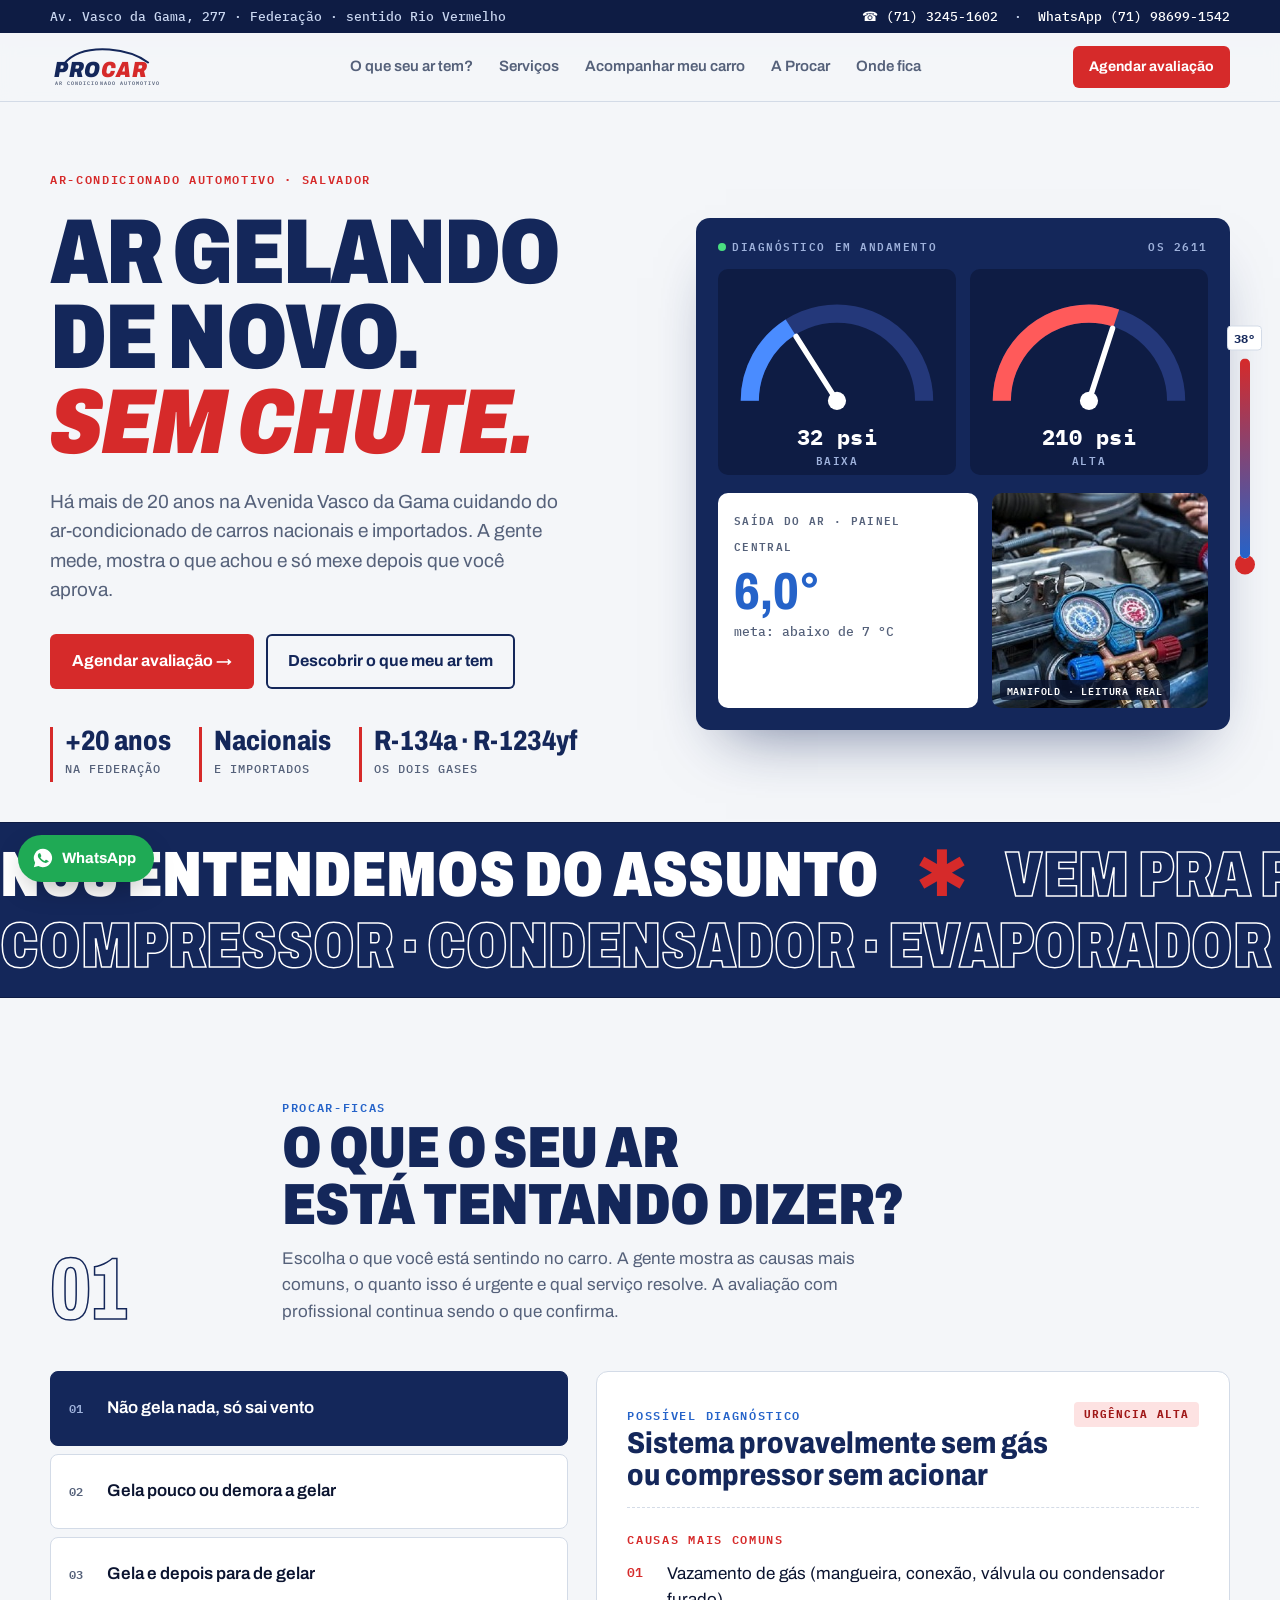
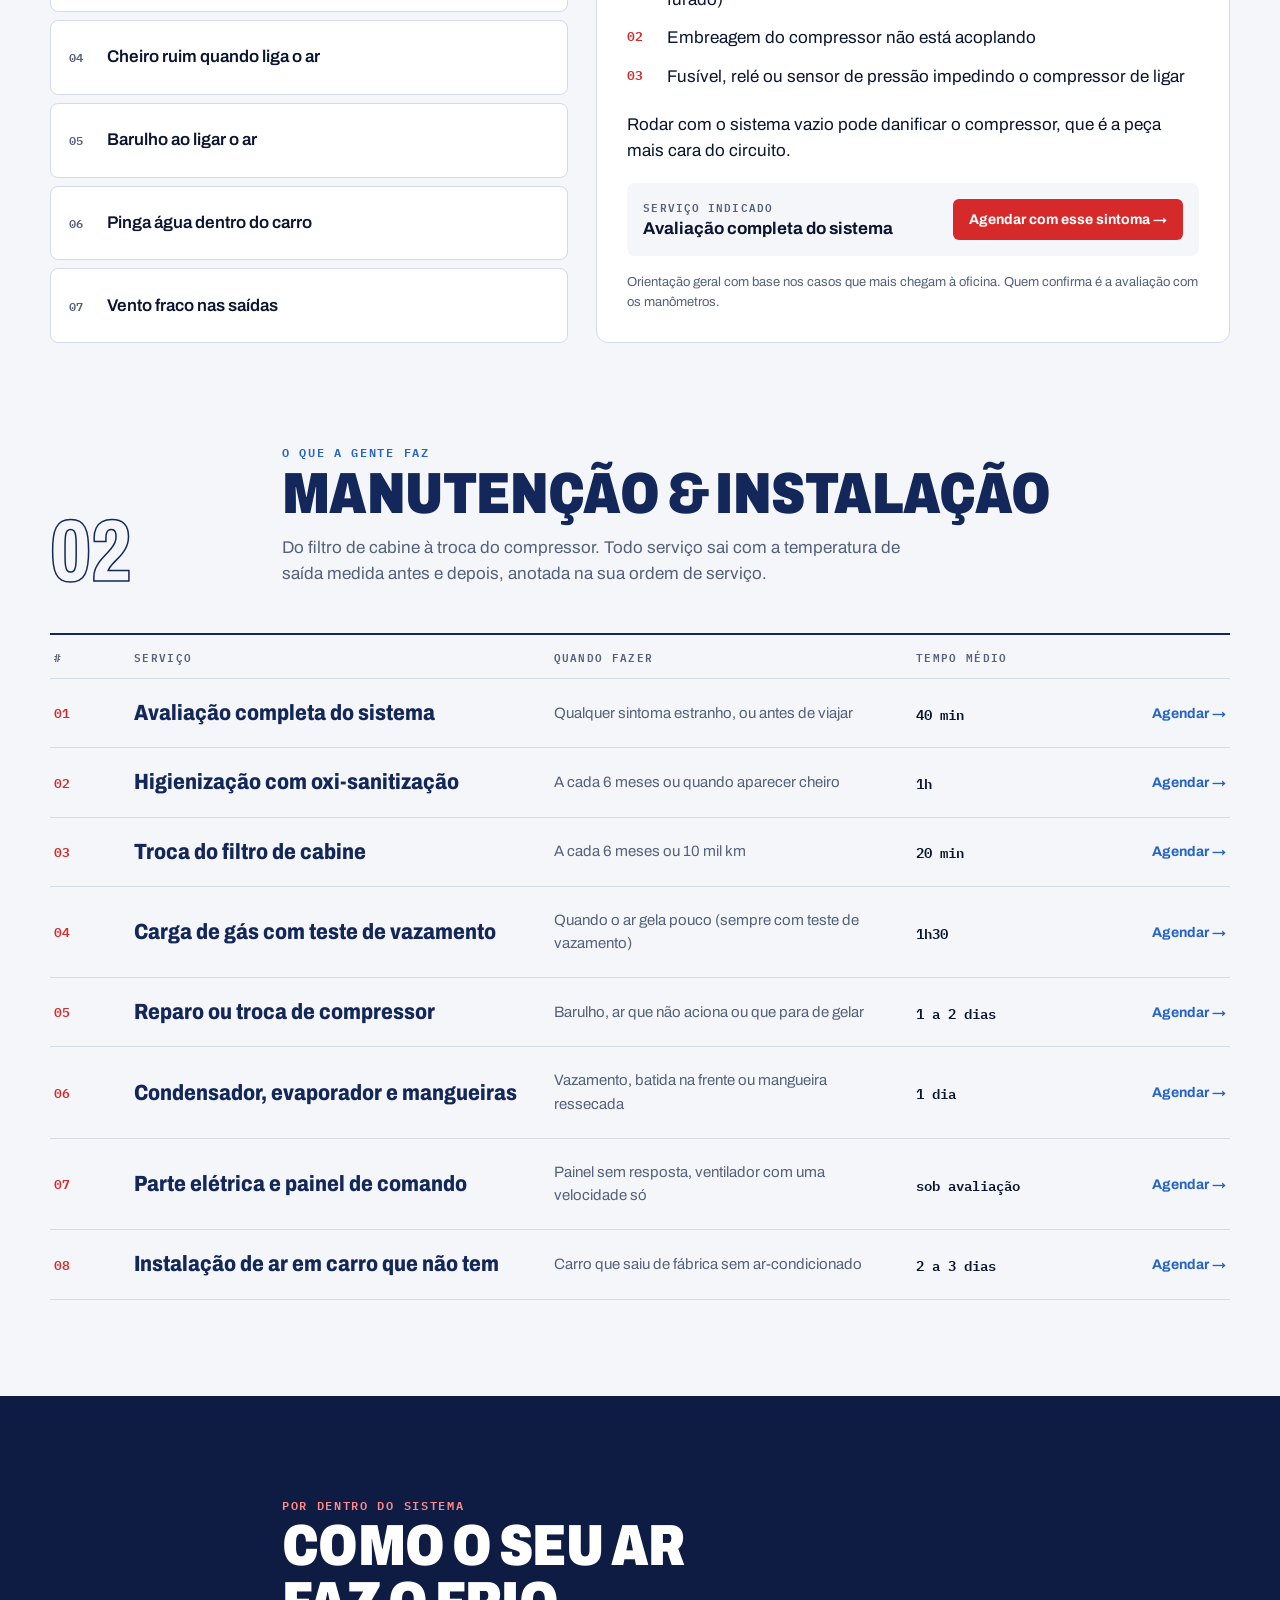
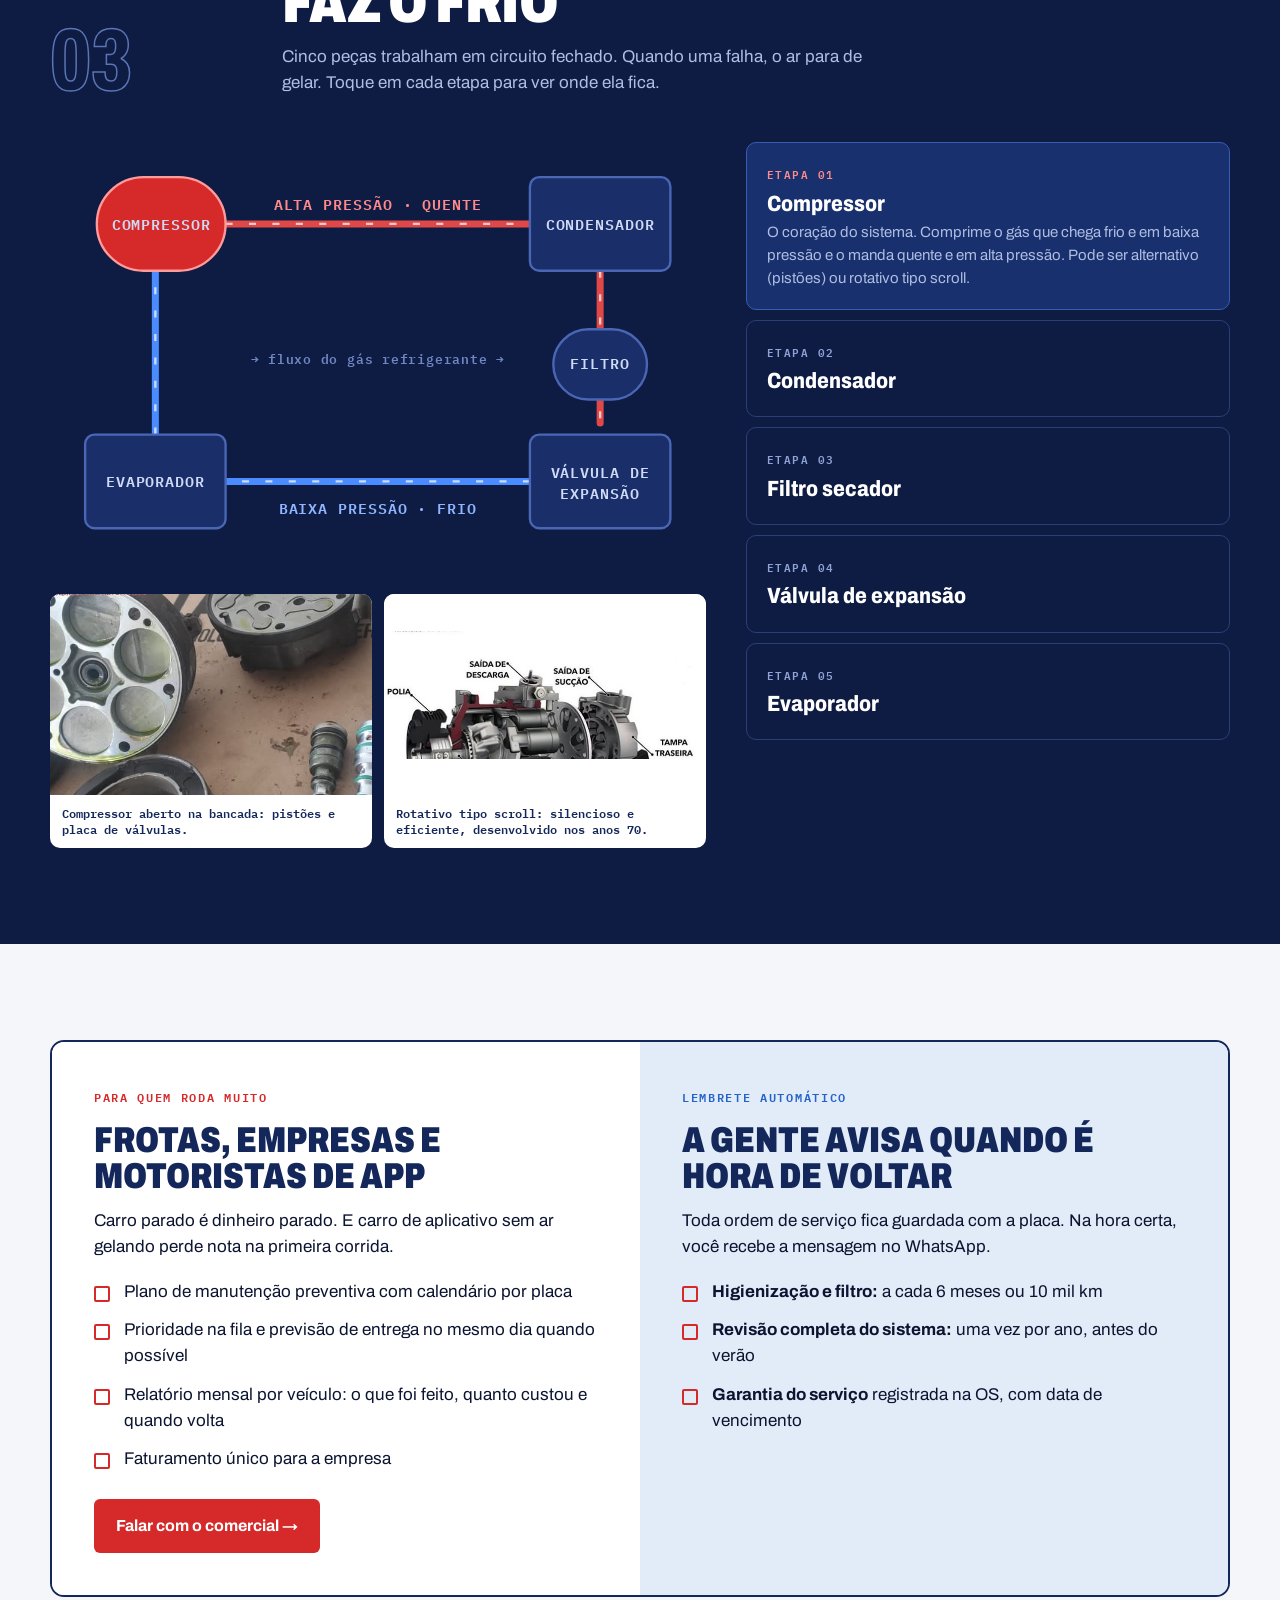
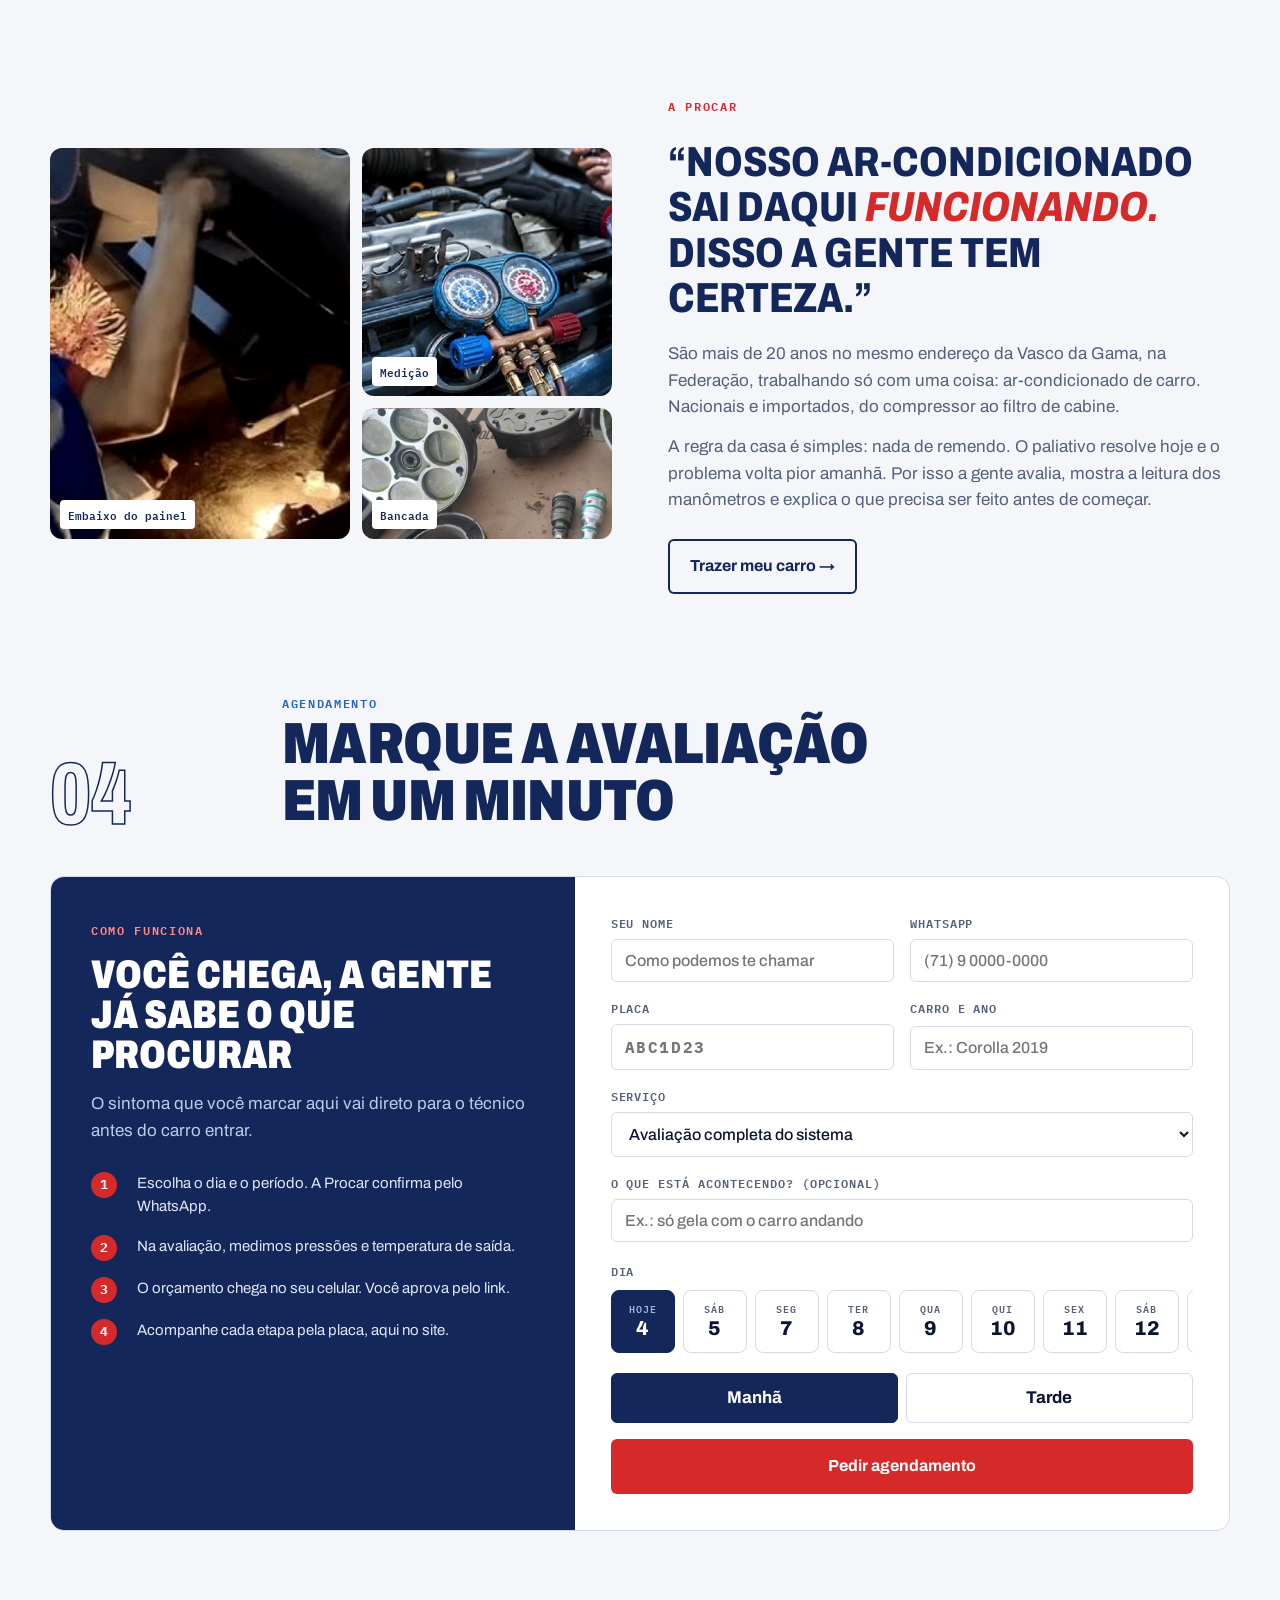
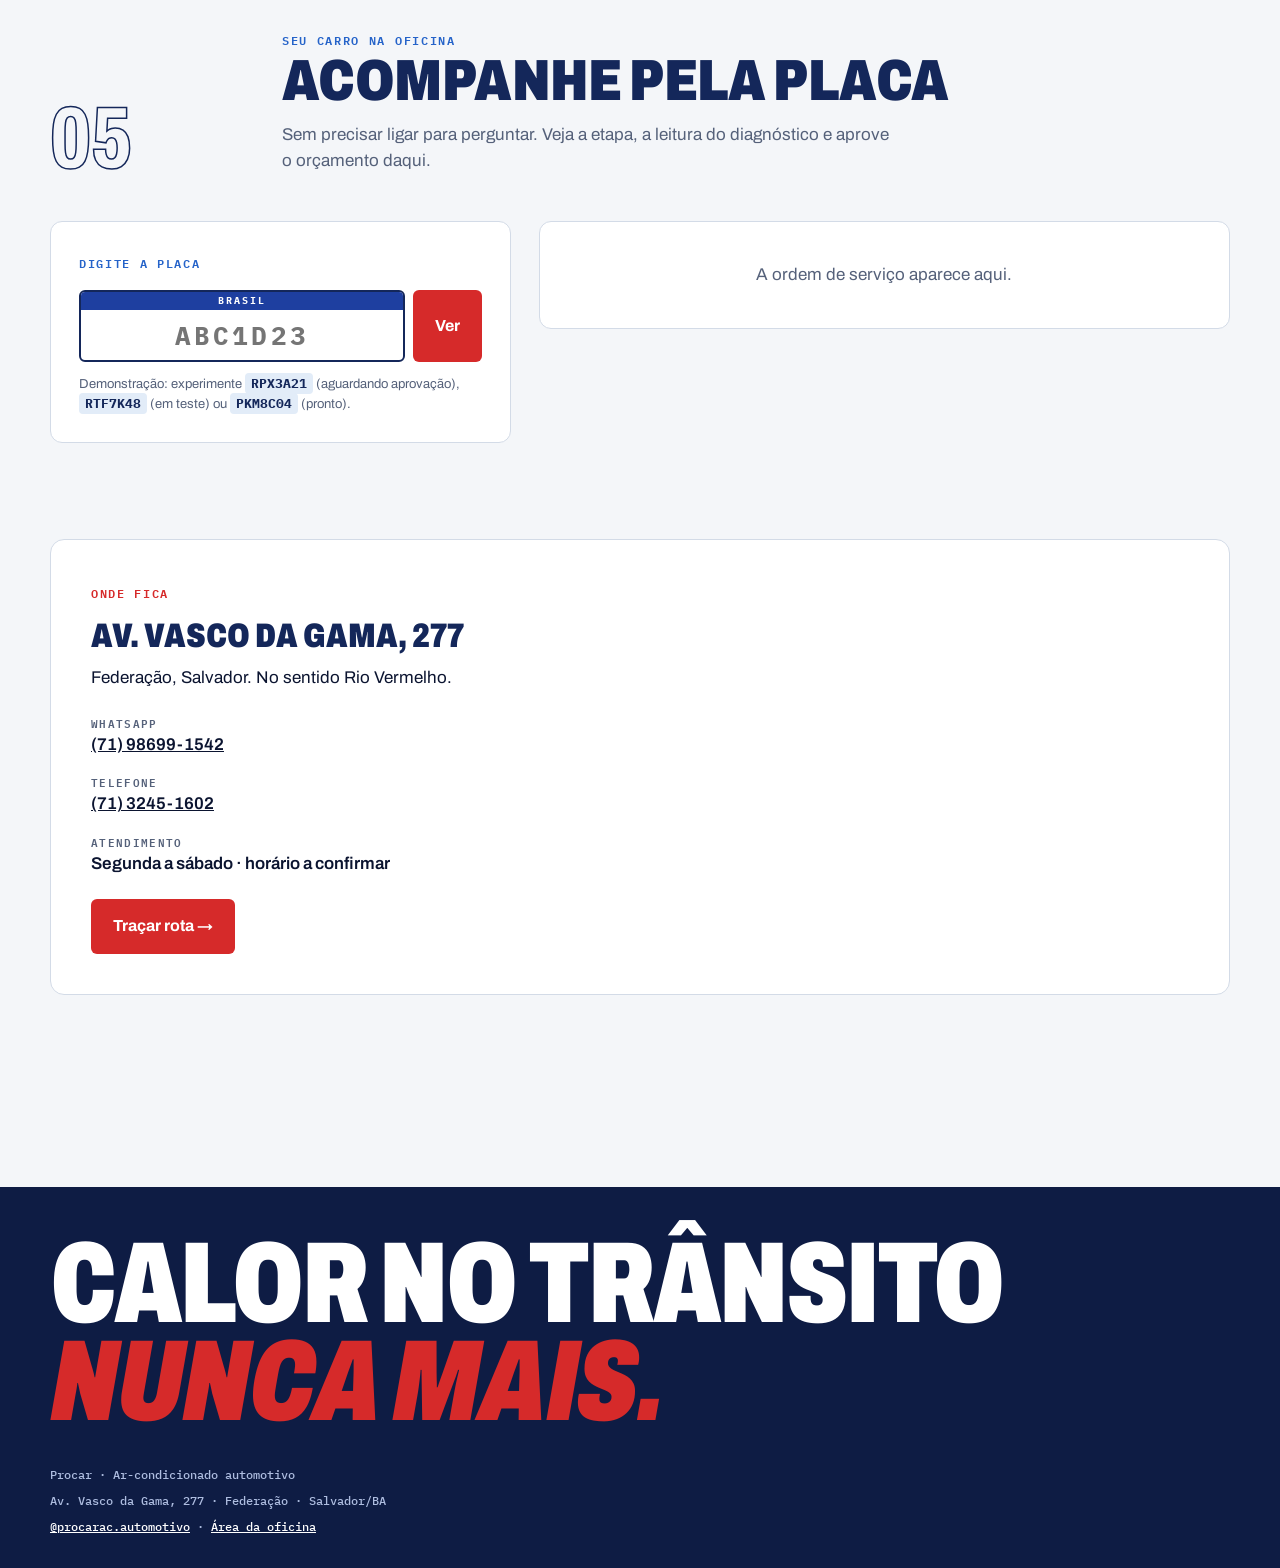
<file: index.html>
<!doctype html>
<html lang="pt-BR">
<head>
<meta charset="utf-8">
<meta name="viewport" content="width=device-width, initial-scale=1">
<title>Procar · Ar-condicionado automotivo na Federação, Salvador</title>
<meta name="description" content="Há mais de 20 anos na Av. Vasco da Gama cuidando do ar-condicionado de carros nacionais e importados. Diagnóstico, carga de gás, compressor, higienização e instalação.">
<link rel="icon" href="assets/marca.svg" type="image/svg+xml">
<link rel="preconnect" href="https://fonts.googleapis.com">
<link rel="preconnect" href="https://fonts.gstatic.com" crossorigin>
<link href="https://fonts.googleapis.com/css2?family=Archivo:ital,wdth,wght@0,62..125,400..900;1,62..125,700..900&family=IBM+Plex+Mono:wght@500;600;700&display=swap" rel="stylesheet">
<link rel="stylesheet" href="assets/site.css?v=20261116105511">
</head>
<body>

<div class="faixa"><div class="wrap">
  <span class="end">Av. Vasco da Gama, 277 · Federação · sentido Rio Vermelho</span>
  <span><a href="tel:+557132451602">☎ (71) 3245-1602</a> &nbsp;·&nbsp; <a href="https://wa.me/5571986991542">WhatsApp (71) 98699-1542</a></span>
</div></div>

<header class="topo"><div class="wrap">
  <a class="logo" href="#" aria-label="Procar, início">
    <svg viewBox="0 0 230 62" role="img" aria-hidden="true">
      <path d="M22 26c14-17 40-24 70-22 26 2 46 10 60 20" fill="none" stroke="#14275a" stroke-width="3.2" stroke-linecap="round"/>
      <text x="6" y="46" font-family="Archivo,Arial" font-weight="900" font-style="italic" font-size="34" font-stretch="85%" fill="#14275a" letter-spacing="1">PRO<tspan fill="#d62a2a">CAR</tspan></text>
      <text x="8" y="59" font-family="IBM Plex Mono,monospace" font-weight="600" font-size="7.6" fill="#55617a" letter-spacing="1.6">AR CONDICIONADO AUTOMOTIVO</text>
    </svg>
  </a>
  <nav id="nav">
    <a href="#diagnostico">O que seu ar tem?</a>
    <a href="#servicos">Serviços</a>
    <a href="#acompanhar">Acompanhar meu carro</a>
    <a href="#procar">A Procar</a>
    <a href="#local">Onde fica</a>
  </nav>
  <a class="btn prim peq" href="#agendar">Agendar avaliação</a>
  <button class="menu-btn" id="menu" aria-expanded="false" aria-controls="nav">MENU</button>
</div></header>

<main>
<section class="hero">
  <div class="wrap">
    <div class="revela">
      <span class="rot v">Ar-condicionado automotivo · Salvador</span>
      <h1>Ar gelando<br>de novo. <em>Sem&nbsp;chute.</em></h1>
      <p class="lead">Há mais de 20 anos na Avenida Vasco da Gama cuidando do ar-condicionado de carros nacionais e importados. A gente mede, mostra o que achou e só mexe depois que você aprova.</p>
      <div class="acoes">
        <a class="btn prim" href="#agendar">Agendar avaliação →</a>
        <a class="btn sec" href="#diagnostico">Descobrir o que meu ar tem</a>
      </div>
      <div class="selos">
        <div><b>+20 anos</b><span>na Federação</span></div>
        <div><b>Nacionais</b><span>e importados</span></div>
        <div><b>R-134a · R-1234yf</b><span>os dois gases</span></div>
      </div>
    </div>

    <div class="painel-man revela" aria-label="Leitura de um diagnóstico">
      <div class="cab"><span><i></i>Diagnóstico em andamento</span><span>OS 2611</span></div>
      <div class="gauges">
        <div class="gauge">
          <svg viewBox="0 0 120 74" aria-hidden="true"><path d="M12 66a48 48 0 0 1 96 0" fill="none" stroke="#24387a" stroke-width="10"/><path id="arcB" d="M12 66a48 48 0 0 1 96 0" fill="none" stroke="#4a8cff" stroke-width="10" stroke-dasharray="151" stroke-dashoffset="151"/><line id="agB" x1="60" y1="66" x2="60" y2="24" stroke="#fff" stroke-width="3" stroke-linecap="round" style="transform-origin:60px 66px;transform:rotate(-90deg);transition:transform 1.8s cubic-bezier(.3,1.4,.5,1)"/><circle cx="60" cy="66" r="5" fill="#fff"/></svg>
          <div class="val mono" id="vB">0 psi</div><div class="nome">BAIXA</div>
        </div>
        <div class="gauge">
          <svg viewBox="0 0 120 74" aria-hidden="true"><path d="M12 66a48 48 0 0 1 96 0" fill="none" stroke="#24387a" stroke-width="10"/><path id="arcA" d="M12 66a48 48 0 0 1 96 0" fill="none" stroke="#ff5a5a" stroke-width="10" stroke-dasharray="151" stroke-dashoffset="151"/><line id="agA" x1="60" y1="66" x2="60" y2="24" stroke="#fff" stroke-width="3" stroke-linecap="round" style="transform-origin:60px 66px;transform:rotate(-90deg);transition:transform 1.8s cubic-bezier(.3,1.4,.5,1)"/><circle cx="60" cy="66" r="5" fill="#fff"/></svg>
          <div class="val mono" id="vA">0 psi</div><div class="nome">ALTA</div>
        </div>
      </div>
      <div class="leitura">
        <div class="temp"><small>Saída do ar · painel central</small><b id="tSaida">24,0°</b><span id="tMeta">meta: abaixo de 7 °C</span></div>
        <figure><img src="fotos/manifold.jpg" alt="Manifold com manômetros de baixa e alta conectado ao carro"><figcaption>MANIFOLD · LEITURA REAL</figcaption></figure>
      </div>
    </div>
  </div>
</section>

<div class="fita" aria-hidden="true">
  <div class="linha" data-dir="-1"><span>Nós entendemos do assunto</span><span class="r">✱</span><span class="o">Vem pra Procar</span><span class="r">✱</span><span>Calor no trânsito nunca mais</span><span class="r">✱</span><span class="o">Nacionais e importados</span><span class="r">✱</span><span>Nós entendemos do assunto</span><span class="r">✱</span><span class="o">Vem pra Procar</span></div>
  <div class="linha" data-dir="1"><span class="o">Compressor · Condensador · Evaporador</span><span class="r">✱</span><span>Carga de gás com teste de vazamento</span><span class="r">✱</span><span class="o">Higienização</span><span class="r">✱</span><span>Filtro de cabine</span><span class="r">✱</span><span class="o">Compressor · Condensador · Evaporador</span></div>
</div>

<section class="bloco" id="diagnostico">
  <div class="wrap">
    <div class="cab-sec revela">
      <div class="num">01</div>
      <div><span class="rot">Procar-ficas</span><h2>O que o seu ar<br>está tentando dizer?</h2>
      <p>Escolha o que você está sentindo no carro. A gente mostra as causas mais comuns, o quanto isso é urgente e qual serviço resolve. A avaliação com profissional continua sendo o que confirma.</p></div>
    </div>
    <div class="diag">
      <div class="sintomas" id="sintomas" role="group" aria-label="Sintomas"></div>
      <div class="laudo revela" id="laudo" aria-live="polite"></div>
    </div>
  </div>
</section>

<section class="bloco" id="servicos" style="padding-top:0">
  <div class="wrap">
    <div class="cab-sec revela">
      <div class="num">02</div>
      <div><span class="rot">O que a gente faz</span><h2>Manutenção &amp; instalação</h2>
      <p>Do filtro de cabine à troca do compressor. Todo serviço sai com a temperatura de saída medida antes e depois, anotada na sua ordem de serviço.</p></div>
    </div>
    <div class="tab-serv revela" id="tabServ">
      <div class="lin cab"><span>#</span><span>Serviço</span><span>Quando fazer</span><span>Tempo médio</span><span></span></div>
    </div>
  </div>
</section>

<section class="bloco sistema" id="sistema">
  <div class="wrap">
    <div class="cab-sec revela">
      <div class="num">03</div>
      <div><span class="rot" style="color:#ff8a8a">Por dentro do sistema</span><h2>Como o seu ar<br>faz o frio</h2>
      <p>Cinco peças trabalham em circuito fechado. Quando uma falha, o ar para de gelar. Toque em cada etapa para ver onde ela fica.</p></div>
    </div>
    <div class="circ">
      <div>
        <svg viewBox="0 0 560 360" role="img" aria-label="Circuito do ar-condicionado automotivo">
          <path class="cano q" d="M150 70 H410"/>
          <path class="cano q" d="M470 110 V240"/>
          <path class="cano f" d="M410 290 H150"/>
          <path class="cano f" d="M90 250 V110"/>
          <path class="fluxo" d="M150 70 H410 M470 110 V240 M410 290 H150 M90 250 V110"/>
          <g class="comp-g" data-k="0"><rect class="comp" x="40" y="30" width="110" height="80" rx="40"/><text class="svg-rot" x="95" y="75" text-anchor="middle">COMPRESSOR</text></g>
          <g class="comp-g" data-k="1"><rect class="comp" x="410" y="30" width="120" height="80" rx="8"/><text class="svg-rot" x="470" y="75" text-anchor="middle">CONDENSADOR</text></g>
          <g class="comp-g" data-k="2"><rect class="comp" x="430" y="160" width="80" height="60" rx="30"/><text class="svg-rot" x="470" y="194" text-anchor="middle">FILTRO</text></g>
          <g class="comp-g" data-k="3"><rect class="comp" x="410" y="250" width="120" height="80" rx="8"/><text class="svg-rot" x="470" y="287" text-anchor="middle">VÁLVULA DE</text><text class="svg-rot" x="470" y="305" text-anchor="middle">EXPANSÃO</text></g>
          <g class="comp-g" data-k="4"><rect class="comp" x="30" y="250" width="120" height="80" rx="8"/><text class="svg-rot" x="90" y="295" text-anchor="middle">EVAPORADOR</text></g>
          <text class="svg-rot" x="280" y="58" text-anchor="middle" style="fill:#ff8a8a">ALTA PRESSÃO · QUENTE</text>
          <text class="svg-rot" x="280" y="318" text-anchor="middle" style="fill:#8fb6ff">BAIXA PRESSÃO · FRIO</text>
          <text class="svg-rot" x="280" y="190" text-anchor="middle" style="font-size:11px;fill:#6f86c2">→ fluxo do gás refrigerante →</text>
        </svg>
        <div class="pecas">
          <figure><img src="fotos/compressor.jpg" alt="Compressor desmontado na bancada da Procar"><figcaption>Compressor aberto na bancada: pistões e placa de válvulas.</figcaption></figure>
          <figure><img src="fotos/scroll.jpg" alt="Corte de um compressor rotativo tipo scroll" style="object-fit:contain;background:#fff"><figcaption>Rotativo tipo scroll: silencioso e eficiente, desenvolvido nos anos 70.</figcaption></figure>
        </div>
      </div>
      <div class="etapas" id="etapas"></div>
    </div>
  </div>
</section>

<section class="bloco" id="frotas">
  <div class="wrap">
    <div class="frotas revela">
      <div class="esq">
        <span class="rot v">Para quem roda muito</span>
        <h3>Frotas, empresas e motoristas de app</h3>
        <p>Carro parado é dinheiro parado. E carro de aplicativo sem ar gelando perde nota na primeira corrida.</p>
        <ul>
          <li>Plano de manutenção preventiva com calendário por placa</li>
          <li>Prioridade na fila e previsão de entrega no mesmo dia quando possível</li>
          <li>Relatório mensal por veículo: o que foi feito, quanto custou e quando volta</li>
          <li>Faturamento único para a empresa</li>
        </ul>
        <a class="btn prim" style="margin-top:26px" href="https://wa.me/5571986991542?text=Ol%C3%A1%2C%20Procar!%20Quero%20saber%20do%20plano%20para%20frota." target="_blank" rel="noopener">Falar com o comercial →</a>
      </div>
      <div class="dir">
        <span class="rot">Lembrete automático</span>
        <h3>A gente avisa quando é hora de voltar</h3>
        <p>Toda ordem de serviço fica guardada com a placa. Na hora certa, você recebe a mensagem no WhatsApp.</p>
        <ul>
          <li><b>Higienização e filtro:</b> a cada 6 meses ou 10 mil km</li>
          <li><b>Revisão completa do sistema:</b> uma vez por ano, antes do verão</li>
          <li><b>Garantia do serviço</b> registrada na OS, com data de vencimento</li>
        </ul>
      </div>
    </div>
  </div>
</section>

<section class="bloco" id="procar" style="padding-top:0">
  <div class="wrap hist">
    <div class="fotos revela">
      <figure><img src="fotos/tecnico.jpg" alt="Técnico da Procar trabalhando embaixo do painel de um carro"><figcaption>Embaixo do painel</figcaption></figure>
      <figure><img src="fotos/manifold.jpg" alt="Manômetros conectados ao motor"><figcaption>Medição</figcaption></figure>
      <figure><img src="fotos/compressor.jpg" alt="Peças do compressor na bancada"><figcaption>Bancada</figcaption></figure>
    </div>
    <div class="revela">
      <span class="rot v">A Procar</span>
      <blockquote>“Nosso ar-condicionado sai daqui <em>funcionando.</em> Disso a gente tem certeza.”</blockquote>
      <p>São mais de 20 anos no mesmo endereço da Vasco da Gama, na Federação, trabalhando só com uma coisa: ar-condicionado de carro. Nacionais e importados, do compressor ao filtro de cabine.</p>
      <p>A regra da casa é simples: nada de remendo. O paliativo resolve hoje e o problema volta pior amanhã. Por isso a gente avalia, mostra a leitura dos manômetros e explica o que precisa ser feito antes de começar.</p>
      <a class="btn sec" href="#agendar" style="margin-top:12px">Trazer meu carro →</a>
    </div>
  </div>
</section>

<section class="bloco" id="agendar" style="padding-top:0">
  <div class="wrap">
    <div class="cab-sec revela">
      <div class="num">04</div>
      <div><span class="rot">Agendamento</span><h2>Marque a avaliação<br>em um minuto</h2></div>
    </div>
    <div class="agenda-box revela">
      <div class="lado">
        <span class="rot" style="color:#ff8a8a">Como funciona</span>
        <h3>Você chega, a gente já sabe o que procurar</h3>
        <p>O sintoma que você marcar aqui vai direto para o técnico antes do carro entrar.</p>
        <ol class="passos">
          <li><b>1</b><span>Escolha o dia e o período. A Procar confirma pelo WhatsApp.</span></li>
          <li><b>2</b><span>Na avaliação, medimos pressões e temperatura de saída.</span></li>
          <li><b>3</b><span>O orçamento chega no seu celular. Você aprova pelo link.</span></li>
          <li><b>4</b><span>Acompanhe cada etapa pela placa, aqui no site.</span></li>
        </ol>
      </div>
      <form class="ag" id="formAg" novalidate>
        <label class="c">Seu nome<input name="nome" required autocomplete="name" placeholder="Como podemos te chamar"></label>
        <label class="c">WhatsApp<input name="fone" required inputmode="tel" autocomplete="tel" placeholder="(71) 9 0000-0000"></label>
        <label class="c">Placa<input name="placa" required maxlength="8" placeholder="ABC1D23" style="text-transform:uppercase;font-family:var(--mono);font-weight:700;letter-spacing:.1em"></label>
        <label class="c">Carro e ano<input name="modelo" placeholder="Ex.: Corolla 2019"></label>
        <label class="c full">Serviço<select name="servico" id="selServ"></select></label>
        <label class="c full">O que está acontecendo? (opcional)<input name="sintoma" id="inSint" placeholder="Ex.: só gela com o carro andando"></label>
        <div class="full"><span class="c" style="font:600 12px var(--mono);letter-spacing:.08em;color:var(--cinza)">DIA</span><div class="dias" id="dias" style="margin-top:6px"></div></div>
        <div class="full"><div class="per" id="per"><button type="button" aria-pressed="true" data-p="manhã">Manhã</button><button type="button" aria-pressed="false" data-p="tarde">Tarde</button></div></div>
        <button class="btn prim full" type="submit" style="justify-content:center">Pedir agendamento</button>
        <div class="ok-ag" id="okAg"></div>
      </form>
    </div>
  </div>
</section>

<section class="bloco" id="acompanhar" style="padding-top:0">
  <div class="wrap">
    <div class="cab-sec revela">
      <div class="num">05</div>
      <div><span class="rot">Seu carro na oficina</span><h2>Acompanhe pela placa</h2>
      <p>Sem precisar ligar para perguntar. Veja a etapa, a leitura do diagnóstico e aprove o orçamento daqui.</p></div>
    </div>
    <div class="acomp">
      <div class="busca revela">
        <span class="rot">Digite a placa</span>
        <form id="formPlaca" class="placa-in">
          <div class="mercosul" style="flex:1"><div class="faixa-m">BRASIL</div><input id="inPlaca" maxlength="8" placeholder="ABC1D23" aria-label="Placa do carro" style="font:800 26px var(--mono);letter-spacing:.12em;text-transform:uppercase;text-align:center;padding:8px;outline:none;background:#fff"></div>
          <button class="btn prim" type="submit">Ver</button>
        </form>
        <p class="dica">Demonstração: experimente <code data-p="RPX3A21">RPX3A21</code> (aguardando aprovação), <code data-p="RTF7K48">RTF7K48</code> (em teste) ou <code data-p="PKM8C04">PKM8C04</code> (pronto).</p>
      </div>
      <div id="resOS"><div class="os-card"><div class="vazio">A ordem de serviço aparece aqui.</div></div></div>
    </div>
  </div>
</section>

<section class="bloco" id="local" style="padding-top:0">
  <div class="wrap">
    <div class="local revela">
      <div class="info">
        <span class="rot v">Onde fica</span>
        <h3>Av. Vasco da Gama, 277</h3>
        <p>Federação, Salvador. No sentido Rio Vermelho.</p>
        <dl>
          <div><dt>WhatsApp</dt><dd><a href="https://wa.me/5571986991542">(71) 98699-1542</a></dd></div>
          <div><dt>Telefone</dt><dd><a href="tel:+557132451602">(71) 3245-1602</a></dd></div>
          <div><dt>Atendimento</dt><dd>Segunda a sábado · horário a confirmar</dd></div>
        </dl>
        <a class="btn prim" href="https://www.google.com/maps/dir/?api=1&destination=Av.+Vasco+da+Gama,+277,+Federa%C3%A7%C3%A3o,+Salvador+-+BA" target="_blank" rel="noopener">Traçar rota →</a>
      </div>
      <iframe loading="lazy" title="Mapa da Procar" src="https://www.google.com/maps?q=Av.+Vasco+da+Gama,+277,+Federa%C3%A7%C3%A3o,+Salvador+-+BA&output=embed"></iframe>
    </div>
  </div>
</section>
</main>

<footer>
  <div class="wrap">
    <div class="gr">Calor no trânsito<br><em>nunca mais.</em></div>
    <div><small>Procar · Ar-condicionado automotivo<br>Av. Vasco da Gama, 277 · Federação · Salvador/BA<br><a href="https://www.instagram.com/procarac.automotivo/" target="_blank" rel="noopener">@procarac.automotivo</a> · <a href="admin.html">Área da oficina</a></small></div>
  </div>
</footer>

<div class="termo" aria-hidden="true"><span class="grau" id="grau">38°</span><div class="tubo"><div class="nivel" id="nivel"></div></div><div class="bulbo" id="bulbo"></div></div>
<a class="zap" href="https://wa.me/5571986991542?text=Ol%C3%A1%2C%20Procar!" target="_blank" rel="noopener" aria-label="Chamar no WhatsApp"><svg viewBox="0 0 24 24" fill="currentColor"><path d="M12 2a10 10 0 0 0-8.6 15.1L2 22l5-1.3A10 10 0 1 0 12 2zm5.3 14.1c-.2.6-1.3 1.2-1.8 1.2-.5.1-1 .2-3.3-.7-2.8-1.1-4.5-4-4.7-4.2-.1-.2-1.1-1.5-1.1-2.9s.7-2 1-2.3c.2-.3.5-.3.7-.3h.5c.2 0 .4 0 .6.5l.9 2.1c.1.2.1.4 0 .5l-.3.5-.4.5c-.1.1-.3.3-.1.6.2.3.8 1.3 1.7 2.1 1.2 1 2.1 1.4 2.4 1.5.3.1.5.1.6-.1l.9-1c.2-.3.4-.2.6-.1l2 .9c.3.1.5.2.5.3.1.2.1.7-.1 1.3z"/></svg><span>WhatsApp</span></a>

<script src="assets/dados.js?v=20261116105511"></script>
<script src="assets/site.js?v=20261116105511"></script>
</body>
</html>
</file>
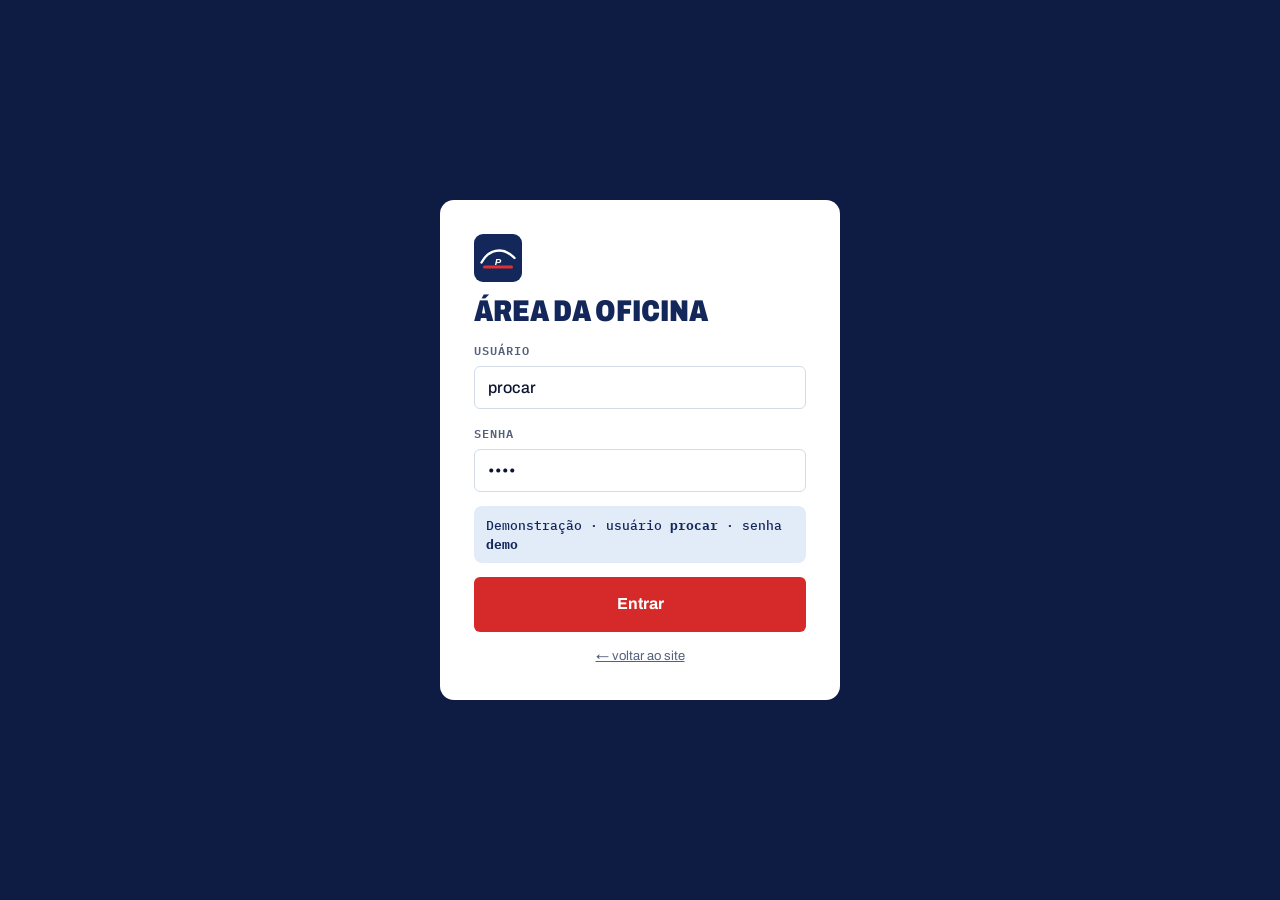
<file: admin.html>
<!doctype html>
<html lang="pt-BR">
<head>
<meta charset="utf-8">
<meta name="viewport" content="width=device-width, initial-scale=1">
<meta name="robots" content="noindex">
<title>Oficina · Procar</title>
<link rel="icon" href="assets/marca.svg" type="image/svg+xml">
<link rel="preconnect" href="https://fonts.googleapis.com">
<link rel="preconnect" href="https://fonts.gstatic.com" crossorigin>
<link href="https://fonts.googleapis.com/css2?family=Archivo:ital,wdth,wght@0,62..125,400..900;1,62..125,700..900&family=IBM+Plex+Mono:wght@500;600;700&display=swap" rel="stylesheet">
<link rel="stylesheet" href="assets/site.css?v=20261116105511">
<link rel="stylesheet" href="assets/admin.css?v=20261116105511">
</head>
<body class="adm">
<div id="raiz"></div>
<dialog id="dlg" aria-labelledby="dlg-tit">
  <div class="dlg-cab"><h2 id="dlg-tit"></h2><button class="fechar" type="button" data-fecha aria-label="Fechar">×</button></div>
  <div class="dlg-corpo" id="dlg-corpo"></div>
</dialog>
<div class="toast" id="toast"></div>
<script src="assets/dados.js?v=20261116105511"></script>
<script src="assets/admin.js?v=20261116105511"></script>
</body>
</html>
</file>
<file: assets/site.css>
:root{
  --papel:#f4f6f9; --branco:#fff; --tinta:#0b1430; --navy:#14275a; --navy2:#0e1c44;
  --azul:#2563c9; --gelo:#e2ecf8; --vermelho:#d62a2a; --linha:#d3dbe7; --cinza:#55617a;
  --mono:'IBM Plex Mono',ui-monospace,monospace; --tit:'Archivo',system-ui,sans-serif;
}
*{box-sizing:border-box;margin:0;padding:0}
html{scroll-behavior:smooth}
body{background:var(--papel);color:var(--tinta);font:400 17px/1.55 var(--tit);-webkit-font-smoothing:antialiased;overflow-x:hidden}
img{max-width:100%;display:block}
a{color:inherit}
button,input,select,textarea{font:inherit;color:inherit}
.wrap{width:min(1180px,100% - 32px);margin-inline:auto}
.mono{font-family:var(--mono);letter-spacing:.02em}
.rot{font:600 12px/1 var(--mono);letter-spacing:.14em;text-transform:uppercase;color:var(--azul)}
.rot.v{color:var(--vermelho)}

/* faixa e topo */
.faixa{background:var(--navy2);color:#c9d6f0;font:500 13px/1 var(--mono)}
.faixa .wrap{display:flex;gap:22px;justify-content:space-between;align-items:center;padding:10px 0;flex-wrap:wrap}
.faixa a{text-decoration:none;color:#fff}
.faixa span b{color:#fff;font-weight:600}
header.topo{position:sticky;top:0;z-index:30;background:rgba(244,246,249,.92);backdrop-filter:blur(10px);border-bottom:1px solid var(--linha)}
.topo .wrap{display:flex;align-items:center;justify-content:space-between;height:68px;gap:20px}
.logo{display:flex;align-items:center;gap:10px;text-decoration:none}
.logo svg{height:40px;width:auto}
.topo nav{display:flex;gap:26px;font-weight:600;font-size:15px}
.topo nav a{text-decoration:none;color:var(--cinza)}
.topo nav a:hover{color:var(--navy)}
.btn{display:inline-flex;align-items:center;gap:10px;border:0;cursor:pointer;text-decoration:none;font-weight:700;font-size:16px;padding:15px 22px;border-radius:6px;transition:transform .15s,background .15s}
.btn:active{transform:translateY(1px)}
.btn.prim{background:var(--vermelho);color:#fff}
.btn.prim:hover{background:#b91f1f}
.btn.sec{background:transparent;color:var(--navy);box-shadow:inset 0 0 0 2px var(--navy)}
.btn.sec:hover{background:var(--navy);color:#fff}
.btn.peq{padding:10px 16px;font-size:14px}
.menu-btn{display:none;background:none;border:0;font:700 14px var(--mono);color:var(--navy)}

/* hero */
.hero{padding:64px 0 40px;position:relative}
.hero .wrap{display:grid;grid-template-columns:1.05fr .95fr;gap:56px;align-items:center}
.hero h1{font:900 clamp(48px,7.2vw,96px)/.92 var(--tit);font-stretch:78%;letter-spacing:-.02em;color:var(--navy);margin:18px 0 22px;text-transform:uppercase}
.hero h1 em{font-style:italic;color:var(--vermelho)}
.hero p.lead{font-size:19px;color:var(--cinza);max-width:520px}
.hero .acoes{display:flex;gap:12px;margin-top:30px;flex-wrap:wrap}
.selos{display:flex;gap:28px;margin-top:38px;flex-wrap:wrap}
.selos div{border-left:3px solid var(--vermelho);padding-left:12px}
.selos b{display:block;font:800 28px/1 var(--tit);font-stretch:80%;color:var(--navy)}
.selos span{font:500 12px/1.3 var(--mono);color:var(--cinza);text-transform:uppercase;letter-spacing:.08em}

.painel-man{background:var(--navy);color:#fff;border-radius:14px;padding:22px;position:relative;box-shadow:0 30px 60px -30px rgba(20,39,90,.6)}
.painel-man .cab{display:flex;justify-content:space-between;font:600 11px/1 var(--mono);letter-spacing:.14em;text-transform:uppercase;color:#9fb2dc}
.painel-man .cab i{display:inline-block;width:8px;height:8px;border-radius:50%;background:#4ade80;margin-right:6px;font-style:normal;animation:pisca 1.6s infinite}
@keyframes pisca{50%{opacity:.25}}
.gauges{display:grid;grid-template-columns:1fr 1fr;gap:14px;margin:18px 0}
.gauge{background:var(--navy2);border-radius:10px;padding:12px 10px 10px;text-align:center}
.gauge svg{width:100%;height:auto}
.gauge .nome{font:600 11px/1 var(--mono);letter-spacing:.14em;color:#9fb2dc;margin-top:4px}
.gauge .val{font:700 22px/1.2 var(--mono)}
.leitura{display:grid;grid-template-columns:1.2fr 1fr;gap:14px;align-items:stretch}
.leitura .temp{background:#fff;color:var(--navy);border-radius:10px;padding:14px 16px}
.leitura .temp small{font:600 11px/1 var(--mono);letter-spacing:.12em;color:var(--cinza);text-transform:uppercase}
.leitura .temp b{display:block;font:800 52px/1 var(--tit);font-stretch:75%;margin-top:6px;color:var(--azul)}
.leitura .temp span{font:500 13px var(--mono);color:var(--cinza)}
.leitura figure{border-radius:10px;overflow:hidden;position:relative}
.leitura figure img{width:100%;height:100%;object-fit:cover}
.leitura figcaption{position:absolute;left:8px;bottom:8px;background:rgba(11,20,48,.8);font:600 10px/1 var(--mono);padding:5px 7px;border-radius:4px;letter-spacing:.08em}

/* marquee de rolagem */
.fita{background:var(--navy);color:#fff;overflow:hidden;padding:18px 0;border-block:1px solid var(--navy2)}
.fita .linha{white-space:nowrap;font:900 clamp(34px,5vw,64px)/1.05 var(--tit);font-stretch:75%;text-transform:uppercase;will-change:transform}
.fita .linha span{margin-right:36px}
.fita .linha .o{-webkit-text-stroke:1.5px #fff;color:transparent}
.fita .linha .r{color:var(--vermelho)}
.fita .linha + .linha{margin-top:4px}

/* seções */
section.bloco{padding:96px 0}
.cab-sec{display:grid;grid-template-columns:200px 1fr;gap:32px;margin-bottom:46px;align-items:end}
.cab-sec .num{font:800 88px/.8 var(--tit);font-stretch:70%;color:transparent;-webkit-text-stroke:1.5px var(--navy)}
.cab-sec h2{font:900 clamp(34px,4.6vw,58px)/.98 var(--tit);font-stretch:80%;text-transform:uppercase;color:var(--navy);letter-spacing:-.01em}
.cab-sec p{color:var(--cinza);margin-top:12px;max-width:620px}

/* diagnóstico */
.diag{display:grid;grid-template-columns:.9fr 1.1fr;gap:28px}
.sintomas{display:grid;gap:8px}
.sintoma{display:flex;align-items:center;gap:14px;text-align:left;background:var(--branco);border:1px solid var(--linha);border-radius:8px;padding:16px 18px;cursor:pointer;font-weight:600;font-size:17px;transition:border-color .15s,background .15s}
.sintoma .n{font:600 12px var(--mono);color:var(--cinza);width:24px}
.sintoma:hover{border-color:var(--navy)}
.sintoma[aria-pressed=true]{background:var(--navy);color:#fff;border-color:var(--navy)}
.sintoma[aria-pressed=true] .n{color:#9fb2dc}
.laudo{background:var(--branco);border:1px solid var(--linha);border-radius:12px;padding:30px;position:relative;min-height:100%}
.laudo .topo-l{display:flex;justify-content:space-between;align-items:flex-start;gap:12px;border-bottom:1px dashed var(--linha);padding-bottom:16px;margin-bottom:18px}
.laudo h3{font:800 30px/1.05 var(--tit);font-stretch:85%;color:var(--navy)}
.urg{font:700 11px/1 var(--mono);letter-spacing:.1em;text-transform:uppercase;padding:7px 10px;border-radius:4px;white-space:nowrap}
.urg.alta{background:#fde2e2;color:#a01818}.urg.media{background:#fff1d6;color:#8a5a00}.urg.baixa{background:var(--gelo);color:var(--navy)}
.laudo ol{list-style:none;counter-reset:c;display:grid;gap:12px;margin:8px 0 22px}
.laudo ol li{counter-increment:c;display:grid;grid-template-columns:34px 1fr;gap:6px}
.laudo ol li::before{content:counter(c,decimal-leading-zero);font:600 13px/1.7 var(--mono);color:var(--vermelho)}
.laudo .serv{background:var(--papel);border-radius:8px;padding:14px 16px;display:flex;justify-content:space-between;gap:12px;align-items:center;flex-wrap:wrap}
.laudo .serv small{display:block;font:600 11px var(--mono);letter-spacing:.1em;text-transform:uppercase;color:var(--cinza)}
.laudo .aviso{font-size:13px;color:var(--cinza);margin-top:16px}

/* serviços — tabela */
.tab-serv{border-top:2px solid var(--navy)}
.tab-serv .lin{display:grid;grid-template-columns:60px 1.4fr 1.2fr 140px 150px;gap:20px;padding:22px 4px;border-bottom:1px solid var(--linha);align-items:center;transition:background .15s}
.tab-serv .lin:hover{background:var(--branco)}
.tab-serv .lin.cab{padding:12px 4px;font:600 11px var(--mono);letter-spacing:.12em;text-transform:uppercase;color:var(--cinza)}
.tab-serv .lin .i{font:600 13px var(--mono);color:var(--vermelho)}
.tab-serv .lin h3{font:800 22px/1.1 var(--tit);font-stretch:85%;color:var(--navy)}
.tab-serv .lin p{font-size:15px;color:var(--cinza)}
.tab-serv .lin .t{font:600 14px var(--mono)}
.tab-serv .lin a{font:700 14px var(--tit);color:var(--azul);text-decoration:none;justify-self:end}
.tab-serv .lin a:hover{text-decoration:underline}

/* sistema */
.sistema{background:var(--navy2);color:#fff}
.sistema .cab-sec h2{color:#fff}.sistema .cab-sec .num{-webkit-text-stroke-color:#5b74b3}
.sistema .cab-sec p{color:#aebde0}
.circ{display:grid;grid-template-columns:1.15fr .85fr;gap:40px;align-items:start}
.circ svg{width:100%;height:auto}
.circ .etapas{display:grid;gap:10px}
.etapa{border:1px solid #2a3f78;border-radius:10px;padding:18px 20px;cursor:pointer;transition:background .2s,border-color .2s;background:none;text-align:left;color:#fff}
.etapa .k{font:600 11px var(--mono);letter-spacing:.14em;color:#8ea3d6}
.etapa h3{font:800 22px/1.15 var(--tit);font-stretch:85%;margin:4px 0}
.etapa p{color:#aebde0;font-size:15px;display:none}
.etapa.on{background:#18306e;border-color:#3b5bb0}
.etapa.on p{display:block}
.etapa.on .k{color:#ff8a8a}
.comp{fill:#1a2f6a;stroke:#4a66b5;stroke-width:2;transition:fill .3s,stroke .3s}
.comp.on{fill:var(--vermelho);stroke:#ff9b9b}
.cano{fill:none;stroke-width:6;stroke-linecap:round}
.cano.q{stroke:#e04848}.cano.f{stroke:#4a8cff}
.fluxo{stroke-dasharray:6 14;animation:flui 1.2s linear infinite;stroke:#fff;stroke-width:2;fill:none;opacity:.7}
@keyframes flui{to{stroke-dashoffset:-40}}
.svg-rot{font:600 13px var(--mono);fill:#cfdaf5;letter-spacing:.06em}
.pecas{display:grid;grid-template-columns:1fr 1fr;gap:12px;margin-top:22px}
.pecas figure{background:#fff;border-radius:10px;overflow:hidden}
.pecas figure img{width:100%;aspect-ratio:16/10;object-fit:cover}
.pecas figcaption{color:var(--navy);font:600 12px/1.35 var(--mono);padding:10px 12px}

/* frotas */
.frotas{display:grid;grid-template-columns:1fr 1fr;gap:0;border:2px solid var(--navy);border-radius:14px;overflow:hidden}
.frotas > div{padding:42px}
.frotas .esq{background:var(--branco)}
.frotas .dir{background:var(--gelo)}
.frotas h3{font:900 36px/1 var(--tit);font-stretch:78%;text-transform:uppercase;color:var(--navy);margin:12px 0 14px}
.frotas ul{list-style:none;display:grid;gap:12px;margin-top:18px}
.frotas li{position:relative;padding-left:30px}
.frotas li::before{content:'';position:absolute;left:0;top:7px;width:12px;height:12px;border:2px solid var(--vermelho);border-radius:2px}

/* história */
.hist{display:grid;grid-template-columns:1fr 1fr;gap:56px;align-items:center}
.hist .fotos{display:grid;grid-template-columns:1.2fr 1fr;gap:12px}
.hist .fotos figure{border-radius:12px;overflow:hidden;position:relative}
.hist .fotos figure:first-child{grid-row:span 2}
.hist .fotos img{width:100%;height:100%;object-fit:cover;filter:saturate(.9) contrast(1.05)}
.hist .fotos figcaption{position:absolute;left:10px;bottom:10px;background:#fff;color:var(--navy);font:600 11px var(--mono);padding:5px 8px;border-radius:4px}
.hist blockquote{font:800 clamp(28px,3.4vw,42px)/1.08 var(--tit);font-stretch:82%;color:var(--navy);margin:20px 0;text-transform:uppercase}
.hist blockquote em{color:var(--vermelho);font-style:italic}
.hist p{color:var(--cinza);margin-bottom:14px}

/* formulário de agendamento */
.agenda-box{display:grid;grid-template-columns:1fr 1.25fr;gap:0;background:var(--branco);border:1px solid var(--linha);border-radius:14px;overflow:hidden}
.agenda-box .lado{background:var(--navy);color:#fff;padding:40px}
.agenda-box .lado h3{font:900 40px/1 var(--tit);font-stretch:78%;text-transform:uppercase;margin:12px 0 16px}
.agenda-box .lado p{color:#bccbea}
.passos{list-style:none;margin-top:28px;display:grid;gap:16px}
.passos li{display:grid;grid-template-columns:36px 1fr;gap:10px;color:#dfe7f8;font-size:15px}
.passos li b{font:700 13px/26px var(--mono);color:#fff;background:var(--vermelho);border-radius:50%;width:26px;height:26px;text-align:center}
.agenda-box > *,form.ag > *,.acomp > *,.diag > *,.circ > *,.hist > *,.local > *{min-width:0}
form.ag{padding:36px;display:grid;gap:16px;grid-template-columns:1fr 1fr}
form.ag .full{grid-column:1/-1}
label.c{display:grid;gap:6px;font:600 12px var(--mono);letter-spacing:.08em;text-transform:uppercase;color:var(--cinza)}
label.c input,label.c select,label.c textarea{font:500 16px var(--tit);letter-spacing:0;text-transform:none;color:var(--tinta);border:1.5px solid var(--linha);border-radius:6px;padding:12px 13px;background:#fff;outline:none;width:100%}
label.c input:focus,label.c select:focus,label.c textarea:focus{border-color:var(--azul)}
.dias{display:flex;gap:8px;overflow-x:auto;padding-bottom:4px}
.dias button{flex:0 0 auto;border:1.5px solid var(--linha);background:#fff;border-radius:8px;padding:8px 12px;cursor:pointer;text-align:center;min-width:64px}
.dias button small{display:block;font:600 10px var(--mono);letter-spacing:.1em;color:var(--cinza);text-transform:uppercase}
.dias button b{font:800 20px/1.1 var(--tit)}
.dias button[aria-pressed=true]{background:var(--navy);border-color:var(--navy);color:#fff}
.dias button[aria-pressed=true] small{color:#9fb2dc}
.per{display:flex;gap:8px}
.per button{flex:1;border:1.5px solid var(--linha);background:#fff;border-radius:6px;padding:11px;cursor:pointer;font-weight:700}
.per button[aria-pressed=true]{background:var(--navy);color:#fff;border-color:var(--navy)}
.ok-ag{grid-column:1/-1;background:var(--gelo);border-radius:10px;padding:22px;display:none}
.ok-ag.on{display:block}
.ok-ag h4{font:800 24px var(--tit);font-stretch:85%;color:var(--navy)}
.ok-ag .proto{font:700 18px var(--mono);color:var(--vermelho)}

/* acompanhar OS */
.acomp{display:grid;grid-template-columns:.8fr 1.2fr;gap:28px;align-items:start}
.busca{background:var(--branco);border:1px solid var(--linha);border-radius:12px;padding:28px}
.busca .placa-in{display:flex;gap:8px;margin-top:14px}
.placa-in input{flex:1;font:800 26px var(--mono);letter-spacing:.12em;text-transform:uppercase;text-align:center;border:2.5px solid var(--navy);border-radius:6px;padding:10px;min-width:0;background:#fff;outline:none}
.mercosul{border:2.5px solid var(--navy);border-radius:6px;overflow:hidden;background:#fff}
.mercosul .faixa-m{background:#1e3fa0;color:#fff;font:700 10px/1 var(--mono);letter-spacing:.2em;text-align:center;padding:4px}
.mercosul input{border:0;width:100%}
.dica{font-size:13px;color:var(--cinza);margin-top:12px}
.dica code{font:700 13px var(--mono);color:var(--navy);background:var(--gelo);padding:2px 6px;border-radius:4px;cursor:pointer}
.os-card{background:var(--branco);border:1px solid var(--linha);border-radius:12px;overflow:hidden}
.os-card .cab-os{background:var(--navy);color:#fff;padding:20px 24px;display:flex;justify-content:space-between;gap:16px;flex-wrap:wrap}
.os-card .cab-os b{font:800 24px var(--tit);font-stretch:85%}
.os-card .cab-os small{font:600 12px var(--mono);color:#9fb2dc;letter-spacing:.08em}
.trilha{list-style:none;padding:22px 24px;display:grid;grid-template-columns:repeat(6,minmax(0,1fr));gap:6px}
.trilha li{font:600 11px/1.3 var(--mono);color:var(--cinza);text-align:center}
.trilha li::before{content:'';display:block;height:6px;border-radius:3px;background:var(--linha);margin-bottom:8px}
.trilha li.feito::before{background:var(--azul)}
.trilha li.agora{color:var(--vermelho)}
.trilha li.agora::before{background:var(--vermelho)}
.os-corpo{padding:4px 24px 24px;display:grid;gap:16px}
.medidas{display:grid;grid-template-columns:repeat(3,minmax(0,1fr));gap:10px}
.medidas div{background:var(--papel);border-radius:8px;padding:12px}
.medidas small{font:600 10px var(--mono);letter-spacing:.1em;text-transform:uppercase;color:var(--cinza)}
.medidas b{display:block;font:700 22px var(--mono);color:var(--navy)}
.orc{border:1px solid var(--linha);border-radius:10px;overflow:hidden}
.orc .l{display:flex;justify-content:space-between;gap:12px;padding:11px 14px;border-bottom:1px solid var(--linha);font-size:15px}
.orc .l span:last-child{font-family:var(--mono);font-weight:600}
.orc .l.tot{background:var(--papel);font-weight:800;border:0}
.orc .l small{color:var(--cinza);font:500 11px var(--mono);margin-left:6px}
.aprov{display:flex;gap:10px;flex-wrap:wrap}
.vazio{padding:40px;text-align:center;color:var(--cinza)}

/* local */
.local{display:grid;grid-template-columns:1fr 1.3fr;gap:0;border-radius:14px;overflow:hidden;border:1px solid var(--linha);background:var(--branco)}
.local .info{padding:40px}
.local .info h3{font:900 34px/1 var(--tit);font-stretch:78%;color:var(--navy);text-transform:uppercase;margin:12px 0}
.local dl{display:grid;gap:14px;margin:22px 0}
.local dt{font:600 11px var(--mono);letter-spacing:.12em;text-transform:uppercase;color:var(--cinza)}
.local dd{font-weight:600;font-size:17px}
.local iframe{width:100%;height:100%;min-height:380px;border:0;filter:grayscale(.3)}

footer{background:var(--navy2);color:#aebde0;padding:48px 0 28px;margin-top:96px}
footer .wrap{display:flex;justify-content:space-between;gap:30px;flex-wrap:wrap;align-items:flex-end}
footer .gr{font:900 clamp(46px,9vw,120px)/.85 var(--tit);font-stretch:72%;color:#fff;text-transform:uppercase;letter-spacing:-.02em}
footer .gr em{color:var(--vermelho)}
footer small{font:500 12px var(--mono)}
footer a{color:#fff}

/* termômetro lateral */
.termo{position:fixed;right:18px;top:50%;transform:translateY(-50%);z-index:20;display:flex;flex-direction:column;align-items:center;gap:8px;pointer-events:none}
.termo .tubo{width:10px;height:200px;border-radius:6px;background:#dfe5ee;position:relative;overflow:hidden;box-shadow:inset 0 0 0 1px var(--linha)}
.termo .nivel{position:absolute;left:0;right:0;bottom:0;background:linear-gradient(var(--vermelho),var(--azul));transition:height .15s linear}
.termo .bulbo{width:20px;height:20px;border-radius:50%;margin-top:-12px;transition:background .2s}
.termo .grau{font:700 12px var(--mono);color:var(--navy);background:#fff;border:1px solid var(--linha);padding:4px 6px;border-radius:4px}

.revela{opacity:0;transform:translateY(24px);transition:opacity .7s,transform .7s}
.revela.vis{opacity:1;transform:none}
.zap{position:fixed;left:18px;bottom:18px;z-index:25;background:#1faa55;color:#fff;border-radius:40px;padding:12px 18px 12px 14px;display:flex;align-items:center;gap:8px;text-decoration:none;font-weight:700;font-size:15px;box-shadow:0 10px 30px -10px rgba(0,0,0,.4)}
.zap svg{width:22px;height:22px}

@media (max-width:980px){
  .hero .wrap,.diag,.circ,.frotas,.hist,.agenda-box,.acomp,.local{grid-template-columns:1fr}
  .cab-sec{grid-template-columns:1fr;gap:6px}
  .cab-sec .num{font-size:60px}
  .tab-serv .lin{grid-template-columns:40px 1fr;gap:6px 14px}
  .tab-serv .lin p,.tab-serv .lin .t,.tab-serv .lin a{grid-column:2}
  .tab-serv .lin a{justify-self:start}
  .tab-serv .lin.cab{display:none}
  .termo{display:none}
  .topo nav{display:none}
  .topo nav.aberto{display:flex;position:absolute;top:68px;left:0;right:0;flex-direction:column;background:var(--papel);padding:16px 20px;border-bottom:1px solid var(--linha);gap:14px}
  .menu-btn{display:block}
  .topo .btn.prim{display:none}
  section.bloco{padding:64px 0}
  .frotas > div,.agenda-box .lado,.local .info{padding:28px 22px}
  form.ag{padding:24px 18px;grid-template-columns:1fr}
  .laudo{padding:22px}
  .trilha{grid-template-columns:repeat(3,minmax(0,1fr));row-gap:14px}
  .faixa .wrap{justify-content:center;font-size:12px}
  .faixa .end{display:none}
}
@media (max-width:520px){
  .gauges{gap:8px}
  .leitura{grid-template-columns:1fr}
  .leitura figure{height:140px}
  .medidas{grid-template-columns:repeat(3,minmax(0,1fr))}
  .medidas b{font-size:17px}
  .hist .fotos{grid-template-columns:1fr 1fr}
  .zap span{display:none}
  .zap{padding:14px}
}
@media (prefers-reduced-motion:reduce){*{animation:none!important;transition:none!important}.revela{opacity:1;transform:none}}
</file>
<file: assets/admin.css>
body.adm{background:#eef1f6;font-size:15px}
.demo-faixa{background:#fff4d6;color:#6b4b00;font:600 12px/1.3 var(--mono);text-align:center;padding:7px 12px}
.app{display:grid;grid-template-columns:236px 1fr;min-height:calc(100vh - 30px)}
.lat{background:var(--navy2);color:#c3cfea;padding:22px 14px;display:flex;flex-direction:column;gap:4px;position:sticky;top:0;height:100vh}
.lat .marca{display:flex;align-items:center;gap:10px;padding:0 8px 22px;color:#fff;font:900 22px var(--tit);font-stretch:85%;font-style:italic}
.lat .marca img{width:34px;height:34px}
.lat .marca small{display:block;font:600 10px var(--mono);font-style:normal;color:#8ea3d6;letter-spacing:.1em}
.lat button{display:flex;align-items:center;gap:11px;background:none;border:0;color:inherit;padding:11px 12px;border-radius:7px;cursor:pointer;font-weight:600;font-size:15px;text-align:left}
.lat button:hover{background:#17295c;color:#fff}
.lat button.on{background:#fff;color:var(--navy)}
.lat button .ic{width:18px;text-align:center;font-family:var(--mono);font-size:13px}
.lat button .bd{margin-left:auto;background:var(--vermelho);color:#fff;font:700 11px/1 var(--mono);padding:4px 7px;border-radius:10px}
.lat .rod{margin-top:auto;font:500 11px/1.5 var(--mono);color:#7489bd;padding:8px}
.lat .rod button{font-size:12px;padding:6px 0;color:#9fb2dc}
.main{padding:28px 32px 60px;min-width:0}
.mh{display:flex;justify-content:space-between;align-items:flex-end;gap:16px;margin-bottom:22px;flex-wrap:wrap}
.mh h1{font:900 34px/1 var(--tit);font-stretch:80%;color:var(--navy);text-transform:uppercase}
.mh p{color:var(--cinza);font-size:14px;margin-top:4px}
.kpis{display:grid;grid-template-columns:repeat(5,minmax(0,1fr));gap:12px;margin-bottom:20px}
.kpi{background:#fff;border:1px solid var(--linha);border-radius:10px;padding:16px;cursor:default}
.kpi small{font:600 10.5px var(--mono);letter-spacing:.1em;text-transform:uppercase;color:var(--cinza)}
.kpi b{display:block;font:800 34px/1.1 var(--tit);font-stretch:80%;color:var(--navy);margin-top:4px}
.kpi span{font-size:12.5px;color:var(--cinza)}
.kpi.alerta{border-color:#f3b2b2;background:#fff7f7}.kpi.alerta b{color:var(--vermelho)}
.grade2{display:grid;grid-template-columns:1.3fr 1fr;gap:16px}
.cx{background:#fff;border:1px solid var(--linha);border-radius:12px;overflow:hidden;min-width:0}
.cx h2{font:800 17px var(--tit);color:var(--navy);padding:14px 18px;border-bottom:1px solid var(--linha);display:flex;justify-content:space-between;align-items:center;gap:10px}
.cx h2 small{font:600 11px var(--mono);color:var(--cinza);letter-spacing:.06em}
.lista .it{display:grid;grid-template-columns:auto 1fr auto;gap:12px;align-items:center;padding:12px 18px;border-bottom:1px solid #edf0f5}
.lista .it:last-child{border-bottom:0}
.lista .it b{font-weight:700}
.lista .it .s{font-size:13px;color:var(--cinza)}
.placa{display:inline-block;font:700 12.5px/1 var(--mono);letter-spacing:.08em;border:1.5px solid var(--navy);border-radius:4px;padding:5px 7px;background:#fff;color:var(--navy);white-space:nowrap}
.tag{display:inline-block;font:700 10.5px/1 var(--mono);letter-spacing:.06em;text-transform:uppercase;padding:5px 7px;border-radius:4px;background:var(--gelo);color:var(--navy);white-space:nowrap}
.tag.r{background:#fde2e2;color:#a01818}.tag.a{background:#fff1d6;color:#8a5a00}.tag.v{background:#dcf5e5;color:#11643a}
.bt{border:1.5px solid var(--linha);background:#fff;border-radius:6px;padding:7px 11px;font:600 13px var(--tit);cursor:pointer;color:var(--navy);white-space:nowrap}
.bt{text-decoration:none;display:inline-block}
.bt:hover{border-color:var(--navy)}
.bt.p{background:var(--navy);border-color:var(--navy);color:#fff}
.bt.r{background:var(--vermelho);border-color:var(--vermelho);color:#fff}
.bt.z{background:#1faa55;border-color:#1faa55;color:#fff}

/* kanban */
.kan{display:grid;grid-template-columns:repeat(6,minmax(168px,1fr));gap:12px;overflow-x:auto;padding-bottom:10px}
.col{background:#e3e8f0;border-radius:10px;padding:10px;min-height:420px;display:flex;flex-direction:column;gap:8px}
.col.sobre{outline:2px dashed var(--azul);outline-offset:-4px}
.col h3{font:700 12px var(--mono);letter-spacing:.08em;text-transform:uppercase;color:var(--navy);display:flex;justify-content:space-between;padding:4px 4px 6px}
.card-os{background:#fff;border-radius:8px;padding:12px;border-left:4px solid var(--azul);cursor:grab;box-shadow:0 1px 2px rgba(10,20,50,.08);display:grid;gap:6px}
.card-os:hover{box-shadow:0 4px 14px -4px rgba(10,20,50,.25)}
.card-os.aprov{border-left-color:#e0a100}.card-os.pronto{border-left-color:#1faa55}.card-os.atras{border-left-color:var(--vermelho)}
.card-os .top{display:flex;justify-content:space-between;align-items:center;gap:6px}
.card-os .id{font:600 11px var(--mono);color:var(--cinza)}
.card-os b{font-size:14.5px}
.card-os p{font-size:12.5px;color:var(--cinza);line-height:1.35}
.card-os .pe{display:flex;justify-content:space-between;font:600 11.5px var(--mono);color:var(--cinza)}

/* tabela */
table.t{width:100%;border-collapse:collapse;font-size:14px}
table.t th{font:600 10.5px var(--mono);letter-spacing:.1em;text-transform:uppercase;color:var(--cinza);text-align:left;padding:10px 14px;background:#f6f8fb;border-bottom:1px solid var(--linha)}
table.t td{padding:11px 14px;border-bottom:1px solid #edf0f5;vertical-align:middle}
table.t tr:hover td{background:#fafbfd}
table.t td.n{font-family:var(--mono);font-weight:600;text-align:right;white-space:nowrap}
.barra-est{height:8px;border-radius:4px;background:#e6ebf2;overflow:hidden;width:110px}
.barra-est i{display:block;height:100%;background:var(--azul)}
.barra-est i.b{background:var(--vermelho)}
.busca-in{border:1.5px solid var(--linha);border-radius:7px;padding:9px 12px;min-width:240px;background:#fff;font-size:14px}

/* agenda semanal */
.sem{display:grid;grid-template-columns:repeat(6,minmax(0,1fr));gap:10px}
.dia-c{background:#fff;border:1px solid var(--linha);border-radius:10px;min-height:300px;display:flex;flex-direction:column}
.dia-c.hoje{border-color:var(--navy);box-shadow:inset 0 3px 0 var(--vermelho)}
.dia-c h3{font:700 12px var(--mono);letter-spacing:.06em;text-transform:uppercase;color:var(--navy);padding:10px 12px;border-bottom:1px solid var(--linha)}
.dia-c h3 b{font:800 22px var(--tit);display:block}
.per-l{font:600 10px var(--mono);letter-spacing:.1em;color:var(--cinza);padding:8px 12px 2px;text-transform:uppercase}
.ag-c{margin:4px 8px;padding:9px 10px;border-radius:7px;background:var(--gelo);font-size:12.5px;display:grid;gap:3px;cursor:pointer}
.ag-c.novo{background:#fff1d6}
.ag-c b{font-size:13px}

/* relatório */
.graf{padding:18px}
.graf svg{width:100%;height:auto;display:block}
.rk{display:grid;grid-template-columns:1fr auto;gap:6px 12px;padding:16px 18px;font-size:14px}
.rk .bar{grid-column:1/-1;height:7px;border-radius:4px;background:#e6ebf2;overflow:hidden;margin-bottom:6px}
.rk .bar i{display:block;height:100%;background:var(--navy)}

/* diálogo */
dialog{margin:auto;border:0;border-radius:14px;padding:0;width:min(860px,96vw);max-height:92vh;box-shadow:0 30px 80px -20px rgba(0,0,0,.5);color:var(--tinta)}
dialog::backdrop{background:rgba(11,20,48,.55)}
.dlg-cab{display:flex;justify-content:space-between;align-items:center;gap:12px;padding:18px 22px;background:var(--navy);color:#fff;position:sticky;top:0;z-index:2}
.dlg-cab h2{font:800 22px var(--tit);font-stretch:85%}
.dlg-cab .fechar{background:none;border:0;color:#fff;font-size:26px;cursor:pointer;line-height:1}
.dlg-corpo{padding:20px 22px;display:grid;gap:16px}
.campos{display:grid;grid-template-columns:repeat(4,minmax(0,1fr));gap:12px}
.campos .w2{grid-column:span 2}.campos .w4{grid-column:1/-1}
.campos label{display:grid;gap:5px;font:600 10.5px var(--mono);letter-spacing:.08em;text-transform:uppercase;color:var(--cinza)}
.campos input,.campos select,.campos textarea{font:500 15px var(--tit);letter-spacing:0;text-transform:none;color:var(--tinta);border:1.5px solid var(--linha);border-radius:6px;padding:9px 10px;width:100%;background:#fff}
.campos textarea{min-height:70px;resize:vertical}
.delta{background:var(--gelo);border-radius:10px;padding:14px 16px;display:flex;gap:22px;align-items:center;flex-wrap:wrap}
.delta b{font:800 30px var(--tit);font-stretch:80%;color:var(--navy)}
.delta .seta{font:700 18px var(--mono);color:var(--vermelho)}
.itens .l{display:grid;grid-template-columns:1fr 120px 110px 34px;gap:8px;align-items:center;margin-bottom:6px}
.itens .l input,.itens .l select{border:1.5px solid var(--linha);border-radius:6px;padding:8px 9px;font-size:14px;width:100%}
.itens .x{background:none;border:0;color:var(--vermelho);font-size:18px;cursor:pointer}
.tot-l{display:flex;justify-content:space-between;font-weight:800;font-size:17px;border-top:2px solid var(--navy);padding-top:10px;margin-top:4px}
.acoes-dlg{display:flex;gap:8px;flex-wrap:wrap;justify-content:flex-end;border-top:1px solid var(--linha);padding-top:14px}
.hist-v{font-size:13.5px}
.hist-v div{display:flex;justify-content:space-between;gap:10px;padding:7px 0;border-bottom:1px dashed var(--linha)}

/* login */
.login{min-height:100vh;display:grid;place-items:center;background:var(--navy2);padding:20px}
.login form{background:#fff;border-radius:14px;padding:34px;width:min(400px,100%);display:grid;gap:14px}
.login h1{font:900 30px/1 var(--tit);font-stretch:80%;color:var(--navy);text-transform:uppercase}
.login .demo{background:var(--gelo);border-radius:8px;padding:10px 12px;font:500 12.5px/1.5 var(--mono);color:var(--navy)}
.toast{position:fixed;bottom:22px;left:50%;transform:translateX(-50%);background:var(--navy);color:#fff;padding:12px 18px;border-radius:8px;font-weight:600;z-index:100;opacity:0;transition:opacity .25s;pointer-events:none}
.toast.on{opacity:1}
.menu-m{display:none}

@media (max-width:1100px){.kpis{grid-template-columns:repeat(3,minmax(0,1fr))}.grade2{grid-template-columns:1fr}.sem{grid-template-columns:repeat(3,minmax(0,1fr))}}
@media (max-width:760px){
  .app{grid-template-columns:1fr}
  .lat{position:fixed;inset:0 auto 0 0;width:250px;z-index:50;transform:translateX(-100%);transition:transform .2s;height:100vh}
  .lat.aberto{transform:none;box-shadow:0 0 0 100vmax rgba(0,0,0,.4)}
  .menu-m{display:inline-flex}
  .main{padding:18px 14px 50px}
  .kpis{grid-template-columns:repeat(2,minmax(0,1fr))}
  .kpi b{font-size:28px}
  .sem{grid-template-columns:1fr}
  .dia-c{min-height:0}
  .campos{grid-template-columns:1fr 1fr}
  .itens .l{grid-template-columns:1fr 90px 34px}
  .itens .l select{display:none}
  .cx{overflow-x:auto}
  .mh h1{font-size:28px}
}
@media (max-width:760px){
  .lista .it{grid-template-columns:auto minmax(0,1fr)}
  .lista .it > :last-child:not(:nth-child(2)){grid-column:1/-1;justify-self:start}
  .kan{grid-template-columns:repeat(6,minmax(230px,1fr))}
}
.card-os .pe{gap:8px}.card-os .pe span{white-space:nowrap}

/* ---- nov/2026: abas da OS, vistoria, cadastro, equipe, termo ---- */
[hidden]{display:none!important}
dialog{width:min(1040px,96vw)}
.abas{display:flex;gap:4px;border-bottom:2px solid var(--linha);margin:-4px 0 2px;overflow-x:auto}
.abas button{background:none;border:0;padding:11px 16px;font:700 14.5px var(--tit);color:var(--cinza);cursor:pointer;border-bottom:3px solid transparent;margin-bottom:-2px;white-space:nowrap}
.abas button[aria-selected=true]{color:var(--navy);border-bottom-color:var(--vermelho)}
.avatar{display:inline-grid;place-items:center;width:24px;height:24px;border-radius:50%;background:var(--navy);color:#fff;font:700 10px var(--mono);flex:0 0 auto}
.avatar.sem{background:#fff;color:var(--vermelho);box-shadow:inset 0 0 0 1.5px var(--vermelho)}
.resp-c{display:inline-flex;align-items:center;gap:6px}
.vis{display:grid;grid-template-columns:1.15fr 1fr;gap:26px}
.vis > div{min-width:0}
.ferr{display:flex;gap:6px;flex-wrap:wrap;margin:10px 0}
.ferr button{display:inline-flex;align-items:center;gap:7px;border:1.5px solid var(--linha);background:#fff;border-radius:20px;padding:5px 12px 5px 5px;font:600 13px var(--tit);cursor:pointer;color:var(--tinta)}
.ferr button i,.mk-l i,.ap i{display:inline-grid;place-items:center;min-width:24px;height:24px;border-radius:50%;color:#fff;font:700 10.5px var(--mono);font-style:normal;padding:0 3px}
.ferr button[aria-pressed=true]{border-color:var(--navy);background:var(--gelo);box-shadow:0 0 0 2px var(--navy)}
.croqui{width:100%;height:auto;display:block;background:#f6f8fb;border:1.5px solid var(--linha);border-radius:10px;cursor:crosshair;touch-action:manipulation}
.croqui .mk{pointer-events:none}
.marcas{display:grid;gap:6px;margin-top:10px}
.mk-l{display:grid;grid-template-columns:auto auto 1fr 1.1fr auto;gap:8px;align-items:center;font-size:13.5px}
.mk-l span{color:var(--cinza)}
.mk-l input{border:1.5px solid var(--linha);border-radius:6px;padding:6px 8px;font-size:13.5px;min-width:0}
.mk-l .x{background:none;border:0;color:var(--vermelho);font-size:18px;cursor:pointer}
.vazio-p,.dica-v{font-size:13px;color:var(--cinza)}
.fotos-v{display:grid;grid-template-columns:repeat(4,minmax(0,1fr));gap:8px;margin-top:8px}
.foto-s{position:relative;aspect-ratio:4/3;border:1.5px dashed #b9c4d6;border-radius:8px;display:grid;place-items:center;cursor:pointer;overflow:hidden;background:#fff;color:var(--cinza)}
.foto-s span{font-size:22px;line-height:1}
.foto-s small{position:absolute;left:0;right:0;bottom:0;font:600 9.5px var(--mono);letter-spacing:.06em;text-transform:uppercase;text-align:center;padding:3px;background:rgba(255,255,255,.9)}
.foto-s img{width:100%;height:100%;object-fit:cover}
.foto-s.tem{border-style:solid}
.seg{display:flex;border:1.5px solid var(--linha);border-radius:6px;overflow:hidden;background:#fff}
.seg button{flex:1;border:0;background:none;padding:9px 4px;font:600 13px var(--tit);cursor:pointer;color:var(--tinta);border-right:1px solid var(--linha);text-transform:none;letter-spacing:0}
.seg button:last-child{border-right:0}
.seg button[aria-pressed=true]{background:var(--navy);color:#fff}
.checks{display:grid;grid-template-columns:1fr 1fr;gap:6px 14px;margin-top:8px;font-size:14.5px}
.checks label{display:flex;align-items:center;gap:8px;cursor:pointer}
.checks input{width:17px;height:17px;accent-color:var(--navy)}
.assina-cx{position:relative;margin-top:8px}
.assina{width:100%;height:auto;display:block;background:#fff;border:1.5px solid var(--navy);border-radius:8px;touch-action:none;cursor:crosshair}
.assina-cx .bt{position:absolute;right:8px;top:8px;padding:4px 9px;font-size:12px}
.com-bt{display:flex;gap:6px}
.com-bt input{flex:1;min-width:0}
.com-bt .bt{letter-spacing:0;text-transform:none}
.status-doc{font-size:13px;color:var(--cinza);min-height:18px}
@keyframes veio{0%{background:#d6f5e3;border-color:#1faa55}100%{background:#fff}}
.campos input.veio{animation:veio 1.6s ease-out}
.campos input[readonly]{background:#f6f8fb}
.eq{display:grid;grid-template-columns:repeat(2,minmax(0,1fr));gap:16px}
#termo{position:fixed;inset:0;z-index:200;background:#55617a;overflow:auto;display:none;padding:0 0 40px}
#termo.on{display:block}
.termo-bar{position:sticky;top:0;z-index:2;background:var(--navy2);color:#fff;display:flex;justify-content:space-between;align-items:center;gap:12px;padding:10px 20px;font:600 13px var(--mono);letter-spacing:.06em}
.folha{background:#fff;width:min(820px,calc(100% - 24px));margin:22px auto;padding:34px 38px;box-shadow:0 20px 50px -20px rgba(0,0,0,.5);font-size:13.5px;line-height:1.45;color:var(--tinta)}
.folha header{display:flex;justify-content:space-between;align-items:flex-end;border-bottom:3px solid var(--navy);padding-bottom:12px;margin-bottom:16px;gap:16px}
.folha .lg{font:900 30px/1 var(--tit);font-style:italic;color:var(--navy)}
.folha .lg em{color:var(--vermelho)}
.folha .lg small{display:block;font:600 8.5px var(--mono);font-style:normal;letter-spacing:.16em;color:var(--cinza);margin-top:4px}
.folha .tt{text-align:right}.folha .tt b{display:block;font:800 19px var(--tit);font-stretch:85%;text-transform:uppercase;color:var(--navy)}
.folha .tt span{font:600 12px var(--mono);color:var(--cinza)}
.folha .g2{display:grid;grid-template-columns:1fr 1fr;gap:18px;margin-bottom:16px}
.folha .bl{min-width:0}
.folha h4{font:700 10.5px var(--mono);letter-spacing:.12em;text-transform:uppercase;color:var(--vermelho);margin-bottom:6px}
.folha .dl{display:grid;grid-template-columns:1fr 1fr;gap:6px 14px}
.folha .dl div:last-child{grid-column:1/-1}
.folha .dl small{display:block;font:600 9.5px var(--mono);letter-spacing:.08em;text-transform:uppercase;color:var(--cinza)}
.folha .dl b{font-weight:600;overflow-wrap:anywhere}
.folha .croqui{cursor:default}
.folha .ap{list-style:none;display:grid;gap:6px}
.folha .ap li{display:grid;grid-template-columns:auto 1fr;gap:8px;align-items:start}
.folha .it{display:flex;flex-wrap:wrap;gap:4px 14px}
.folha .it .no{color:var(--vermelho)}
.folha .ft{display:grid;grid-template-columns:repeat(4,1fr);gap:8px;margin-bottom:14px}
.folha .ft img{width:100%;aspect-ratio:4/3;object-fit:cover;border-radius:4px}
.folha .ft figcaption{font:600 9.5px var(--mono);color:var(--cinza);text-transform:uppercase}
.folha .decl{background:#f6f8fb;border-left:4px solid var(--navy);padding:10px 12px;margin-bottom:8px}
.folha .ass{display:grid;grid-template-columns:1.3fr 1fr 1fr;gap:22px;align-items:end;margin-top:10px}
.folha .ass .assina{border:0;border-bottom:1.5px solid var(--tinta);border-radius:0;cursor:default}
.folha .ass .resp{height:54px;display:grid;place-items:end center;font:italic 700 20px var(--tit);color:var(--navy);border-bottom:1.5px solid var(--tinta);padding-bottom:4px}
.folha .ass span{display:block;font-weight:600;margin-top:4px}
.folha .ass small{font:600 9.5px var(--mono);letter-spacing:.08em;text-transform:uppercase;color:var(--cinza)}
.folha footer{margin:18px 0 0;padding:10px 0 0;background:none;border-top:1px solid var(--linha);font:500 10.5px var(--mono);color:var(--cinza);text-align:center}
@media (max-width:760px){
  .vis,.eq,.folha .g2{grid-template-columns:1fr}
  .mk-l{grid-template-columns:auto 1fr auto}.mk-l span,.mk-l input{grid-column:1/-1}
  .folha{padding:20px 16px}.folha .ass{grid-template-columns:1fr}
  .termo-bar{flex-direction:column;align-items:stretch;text-align:center}
}
@media print{
  body.adm > *:not(#termo){display:none!important}
  #termo{position:static;display:block;background:#fff;padding:0;overflow:visible}
  .termo-bar{display:none}.folha{box-shadow:none;margin:0;width:100%;padding:0}
  @page{margin:14mm}
}

.card-os > *{min-width:0}
.card-os b{overflow-wrap:anywhere}
.card-os .pe{flex-wrap:wrap;row-gap:4px}
.card-os .tag{white-space:normal;line-height:1.3}
.kan{grid-template-columns:repeat(6,minmax(176px,1fr))}
</file>
